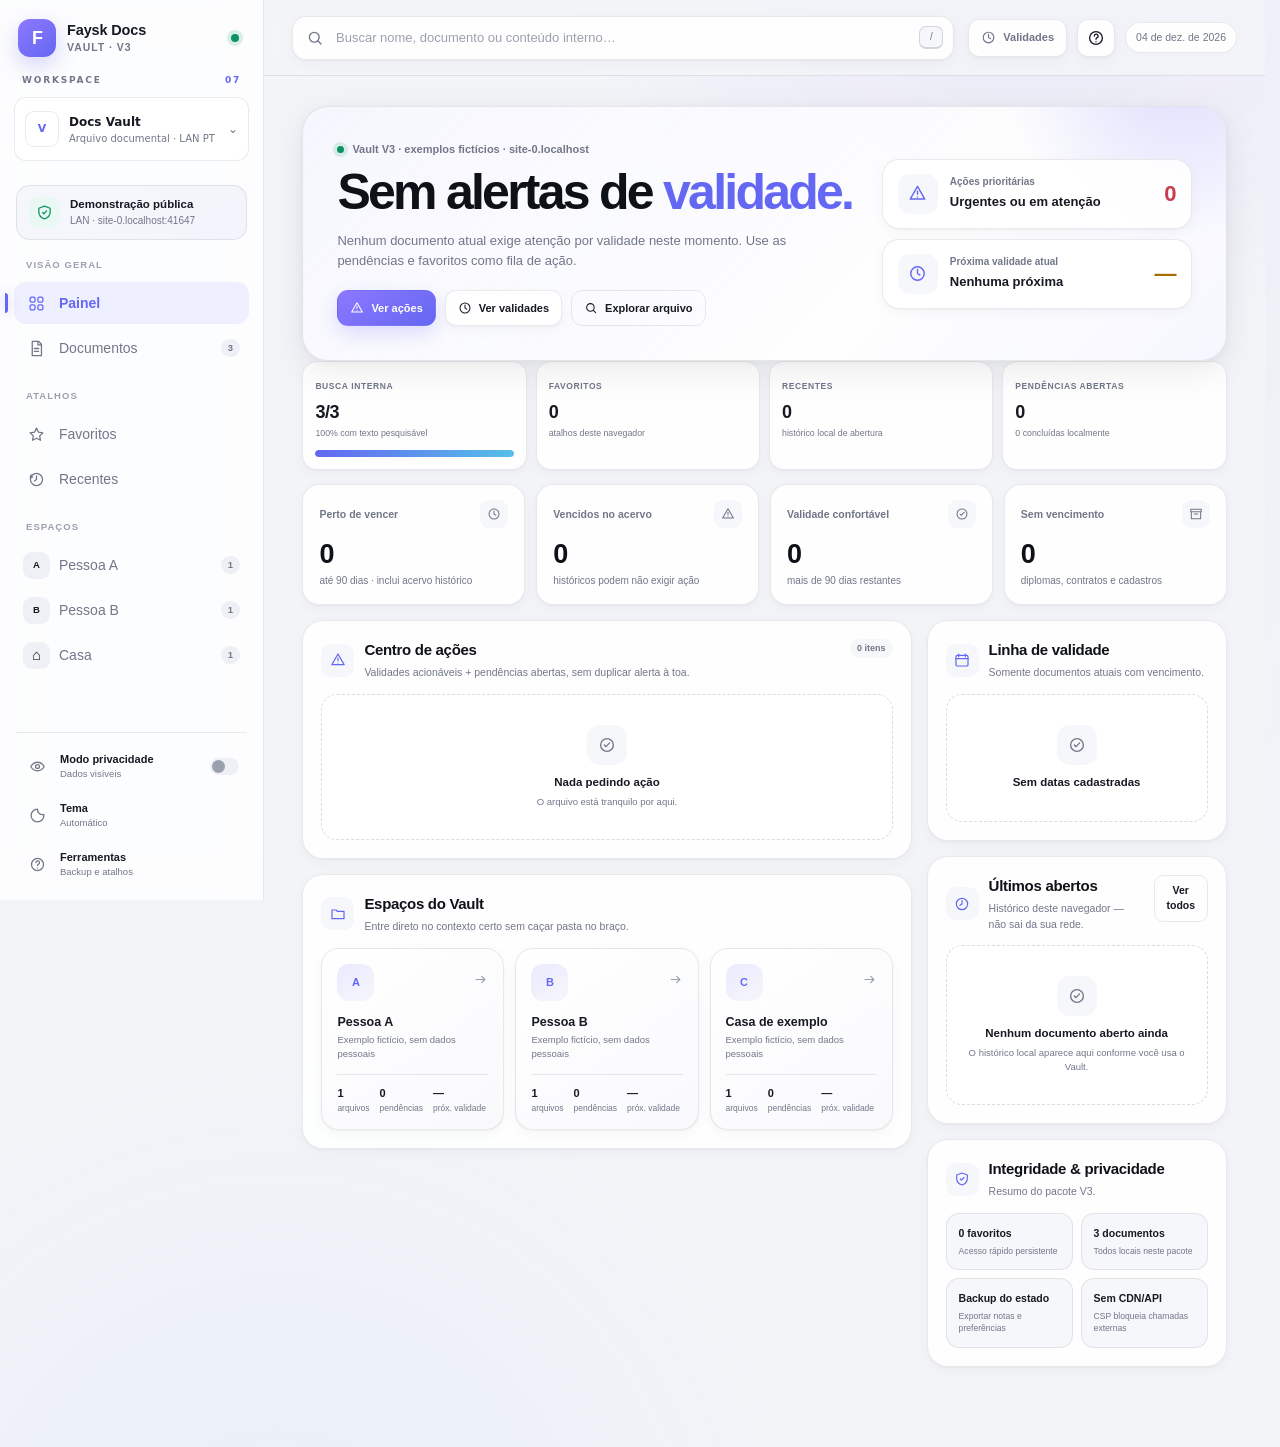
<file: index.html>
<!doctype html>
<html lang="pt-BR">
<head>
  <meta charset="utf-8">
  <meta name="viewport" content="width=device-width, initial-scale=1, viewport-fit=cover">
  <meta name="color-scheme" content="light dark">
  <meta name="theme-color" content="#0a0d14">
  <meta http-equiv="Content-Security-Policy" content="default-src 'self' data: blob:; script-src 'self'; style-src 'self' 'unsafe-inline'; img-src 'self' data: blob:; media-src 'self' data: blob:; frame-src 'self' data: blob:; object-src 'self' data: blob:; connect-src 'self'; base-uri 'self'; form-action 'self'">
  <title>Faysk Docs Vault · V3</title>
  <meta name="description" content="Cofre documental local, privado e 100% offline.">
  <link rel="icon" href="assets/icons/favicon.svg" type="image/svg+xml">
  <link rel="stylesheet" href="assets/css/app.css">
  <link rel="stylesheet" href="workspace.css?v=20261024">
  <link rel="stylesheet" href="finish.css?v=20261024-polish">
  <script defer src="finish.js?v=20261024-polish"></script>
</head>
<body data-workspace="valt">
  <a class="skip-link" href="#main">Ir para o conteúdo</a>

  <div class="app-shell">
    <aside class="sidebar" id="sidebar" aria-label="Navegação principal">
      <div class="brand-row">
        <button class="brand" type="button" data-route="dashboard" aria-label="Abrir painel">
          <span class="brand-mark" aria-hidden="true">F</span>
          <span class="brand-copy"><strong>Faysk Docs</strong><small>Vault · V3</small></span>
        </button>
        <span class="offline-dot" title="Sem dependências externas" aria-label="Sem dependências externas"></span>
      </div>

      <section class="workspace-picker" aria-label="Workspace"><div class="workspace-label">WORKSPACE <span>07</span></div><details class="project-switch"><summary aria-label="Projeto atual: Docs Vault. Alternar projeto"><span class="project-icon" aria-hidden="true">V</span><span class="project-copy"><strong>Docs Vault</strong><small>Arquivo documental · LAN PT</small></span><span class="project-caret" aria-hidden="true">⌄</span></summary><nav class="project-options" aria-label="Abrir outro projeto"><a href="/router/"><span class="project-icon" aria-hidden="true">R</span><span class="project-copy"><strong>Router Huawei</strong><small>Monitor da rede · LAN PT</small></span></a><a href="/s7/"><span class="project-icon" aria-hidden="true">S7</span><span class="project-copy"><strong>Galaxy S7 Edge</strong><small>Android · LAN Portugal</small></span></a><a href="http://192.168.1.3:8783/s23/" target="_blank" rel="noopener noreferrer" title="Requer LAN Portugal ou VPN"><span class="project-icon" aria-hidden="true">S23</span><span class="project-copy"><strong>Galaxy S23+</strong><small>Android · LAN Portugal</small></span></a><a href="https://ssh-br.faysk.dev/monitor/"><span class="project-icon" aria-hidden="true">A</span><span class="project-copy"><strong>Acer Brasil</strong><small>Windows + Ubuntu WSL</small></span></a><a href="https://ssh-br.faysk.dev/router/"><span class="project-icon" aria-hidden="true">BR</span><span class="project-copy"><strong>Router Vivo</strong><small>Askey RTF8115VW · Brasil</small></span></a><a href="http://192.168.1.2:8770/" target="_blank" rel="noopener noreferrer" title="Requer LAN Portugal ou VPN"><span class="project-icon" aria-hidden="true">IoT</span><span class="project-copy"><strong>Casa IoT</strong><small>Automação · LAN Portugal</small></span></a><p class="workspace-hint">Links LAN Portugal requerem rede local ou VPN.</p></nav></details></section>

      <div class="vault-state" id="vaultState">
        <span class="vault-state-icon" aria-hidden="true"><svg viewBox="0 0 24 24"><path d="M12 3 4 6v5c0 4.9 3.1 8.5 8 10 4.9-1.5 8-5.1 8-10V6l-8-3Z"/><path d="m9.5 12 1.7 1.7 3.8-4"/></svg></span>
        <span><strong>Demonstração pública</strong><small id="vaultOrigin">Privado por padrão</small></span>
      </div>

      <nav class="primary-nav">
        <p class="nav-label">Visão geral</p>
        <button class="nav-item active" data-route="dashboard" type="button">
          <span class="nav-icon" aria-hidden="true"><svg viewBox="0 0 24 24"><rect x="3" y="3" width="7" height="7" rx="2"/><rect x="14" y="3" width="7" height="7" rx="2"/><rect x="3" y="14" width="7" height="7" rx="2"/><rect x="14" y="14" width="7" height="7" rx="2"/></svg></span>
          <span>Painel</span><span class="nav-count" id="navActionCount"></span>
        </button>
        <button class="nav-item" data-route="documents" type="button">
          <span class="nav-icon" aria-hidden="true"><svg viewBox="0 0 24 24"><path d="M6 2h9l4 4v16H6z"/><path d="M14 2v5h5M9 12h6M9 16h6"/></svg></span>
          <span>Documentos</span><span class="nav-count" id="navDocumentCount"></span>
        </button>

        <p class="nav-label">Atalhos</p>
        <button class="nav-item" data-route="favorites" type="button">
          <span class="nav-icon" aria-hidden="true"><svg viewBox="0 0 24 24"><path d="m12 3 2.8 5.7 6.2.9-4.5 4.4 1.1 6.2-5.6-2.9-5.6 2.9 1.1-6.2L3 9.6l6.2-.9L12 3Z"/></svg></span>
          <span>Favoritos</span><span class="nav-count" id="navFavoriteCount"></span>
        </button>
        <button class="nav-item" data-route="recent" type="button">
          <span class="nav-icon" aria-hidden="true"><svg viewBox="0 0 24 24"><circle cx="12" cy="12" r="8.5"/><path d="M12 7v5l-3 2M4.5 5.5 3 9l3.7-.4"/></svg></span>
          <span>Recentes</span><span class="nav-count" id="navRecentCount"></span>
        </button>

        <p class="nav-label">Espaços</p>
        <button class="nav-item" data-route="demoa" type="button"><span class="nav-avatar">A</span><span>Pessoa A</span><span class="nav-count" id="navDemoaCount"></span></button>
        <button class="nav-item" data-route="demob" type="button"><span class="nav-avatar">B</span><span>Pessoa B</span><span class="nav-count" id="navDemobCount"></span></button>
        <button class="nav-item" data-route="casa" type="button"><span class="nav-avatar home-avatar" aria-hidden="true">⌂</span><span>Casa</span><span class="nav-count" id="navCasaCount"></span></button>
      </nav>

      <div class="sidebar-spacer"></div>
      <div class="sidebar-footer">
        <button id="privacyToggle" class="utility-button" type="button" aria-pressed="false">
          <span class="nav-icon" aria-hidden="true"><svg viewBox="0 0 24 24"><path d="M2.5 12s3.5-6 9.5-6 9.5 6 9.5 6-3.5 6-9.5 6-9.5-6-9.5-6Z"/><circle cx="12" cy="12" r="2.8"/></svg></span>
          <span class="utility-copy"><strong>Modo privacidade</strong><small id="privacyLabel">Dados visíveis</small></span><span class="toggle-track"><span></span></span>
        </button>
        <button id="themeToggle" class="utility-button compact" type="button">
          <span class="nav-icon" aria-hidden="true"><svg viewBox="0 0 24 24"><path d="M12 3a9 9 0 1 0 9 9c0-.5 0-1-.1-1.5A7 7 0 0 1 12 3Z"/></svg></span>
          <span class="utility-copy"><strong>Tema</strong><small id="themeLabel">Automático</small></span>
        </button>
        <button class="utility-button compact" type="button" data-open-tools>
          <span class="nav-icon" aria-hidden="true"><svg viewBox="0 0 24 24"><circle cx="12" cy="12" r="8.5"/><path d="M9.8 9.4a2.5 2.5 0 1 1 3.4 2.3c-.8.4-1.2.9-1.2 1.8M12 17h.01"/></svg></span>
          <span class="utility-copy"><strong>Ferramentas</strong><small>Backup e atalhos</small></span>
        </button>
      </div>
    </aside>

    <section class="workspace">
      <header class="topbar">
        <button id="menuToggle" class="icon-button mobile-only" type="button" aria-label="Abrir menu"><svg viewBox="0 0 24 24"><path d="M4 7h16M4 12h16M4 17h16"/></svg></button>
        <div class="search-wrap" id="searchWrap">
          <span class="search-icon" aria-hidden="true"><svg viewBox="0 0 24 24"><circle cx="11" cy="11" r="6.5"/><path d="m16 16 4 4"/></svg></span>
          <input id="globalSearch" type="search" placeholder="Buscar nome, documento ou conteúdo interno…" autocomplete="off" spellcheck="false" aria-label="Pesquisar no arquivo" aria-controls="main" aria-describedby="searchLive">
          <button id="clearSearch" class="clear-search" type="button" aria-label="Limpar pesquisa" hidden>×</button><kbd>/</kbd>
        </div>
        <div class="top-actions">
          <button id="validityFocus" class="filter-button" type="button" aria-pressed="false"><svg viewBox="0 0 24 24"><circle cx="12" cy="12" r="8.5"/><path d="M12 7v5l3 2"/></svg><span>Validades</span></button>
          <button id="utilityOpen" class="icon-button" type="button" aria-label="Ferramentas e atalhos" title="Ferramentas (?)"><svg viewBox="0 0 24 24"><circle cx="12" cy="12" r="8.5"/><path d="M9.8 9.4a2.5 2.5 0 1 1 3.4 2.3c-.8.4-1.2.9-1.2 1.8M12 17h.01"/></svg></button>
          <span class="today-pill" id="todayPill"></span>
        </div>
      </header>
      <div id="searchLive" class="sr-only" role="status" aria-live="polite" aria-atomic="true"></div>
      <main id="main" tabindex="-1"></main>
    </section>
  </div>

  <div class="sidebar-backdrop" id="sidebarBackdrop" hidden></div>

  <div id="viewer" class="viewer" hidden>
    <div class="viewer-backdrop" data-close-viewer></div>
    <section class="viewer-panel" role="dialog" aria-modal="true" aria-labelledby="viewerTitle">
      <header class="viewer-header">
        <div class="viewer-heading">
          <span class="viewer-file-badge" id="viewerBadge">DOC</span>
          <div><p class="eyebrow" id="viewerEyebrow">Visualização local</p><h2 id="viewerTitle">Documento</h2><p id="viewerPath" class="viewer-path"></p></div>
        </div>
        <div class="viewer-actions">
          <button id="viewerFavorite" class="icon-button star-button" type="button" aria-label="Favoritar documento" aria-pressed="false"><svg viewBox="0 0 24 24"><path d="m12 3 2.8 5.7 6.2.9-4.5 4.4 1.1 6.2-5.6-2.9-5.6 2.9 1.1-6.2L3 9.6l6.2-.9L12 3Z"/></svg></button>
          <a id="viewerDownload" class="button secondary viewer-download" download>Baixar cópia</a>
          <a id="viewerOpen" class="button secondary" target="_blank" rel="noopener">Abrir original</a>
          <button class="icon-button" data-close-viewer type="button" aria-label="Fechar visualização"><svg viewBox="0 0 24 24"><path d="m6 6 12 12M18 6 6 18"/></svg></button>
        </div>
      </header>
      <div class="viewer-layout">
        <div id="viewerBody" class="viewer-body"></div>
        <aside id="viewerSide" class="viewer-side" aria-label="Informações do documento">
          <div class="viewer-side-section"><p class="side-label">Documento</p><div id="viewerMeta" class="viewer-meta"></div></div>
          <div class="viewer-side-section"><p class="side-label">Ações rápidas</p><div class="viewer-quick-actions">
            <button id="copyPathButton" class="side-action" type="button">Copiar caminho</button>
            <button id="copyLinkButton" class="side-action" type="button">Copiar link local</button>
          </div></div>
          <div class="viewer-side-section note-section"><div class="side-label-row"><p class="side-label">Nota local</p><span id="noteSaved" class="note-saved">Salva automaticamente</span></div><textarea id="viewerNote" rows="8" placeholder="Anotação privada deste navegador…"></textarea><p class="side-hint">Fica no armazenamento local deste navegador. Não altera o arquivo original.</p></div>
        </aside>
      </div>
    </section>
  </div>

  <dialog id="utilityDialog" class="utility-dialog">
    <form method="dialog" class="utility-dialog-panel">
      <header><div><p class="eyebrow">Vault V3</p><h2>Ferramentas locais</h2><p>Atalhos, backup das preferências e diagnóstico do ambiente.</p></div><button class="icon-button" value="cancel" aria-label="Fechar"><svg viewBox="0 0 24 24"><path d="m6 6 12 12M18 6 6 18"/></svg></button></header>
      <div class="utility-dialog-grid">
        <section><h3>Atalhos</h3><div class="shortcut-list"><div><kbd>/</kbd><span>Buscar no Vault</span></div><div><kbd>Esc</kbd><span>Fechar visualização</span></div><div><kbd>F</kbd><span>Favoritar documento aberto</span></div><div><kbd>?</kbd><span>Abrir esta janela</span></div><div><kbd>←</kbd><kbd>→</kbd><span>Navegar entre documentos</span></div></div></section>
        <section><h3>Estado local</h3><p id="localStateSummary" class="dialog-copy"></p><div class="dialog-actions"><button id="exportState" type="button" class="button">Exportar backup</button><label class="button ghost file-label">Importar backup<input id="importState" type="file" accept="application/json,.json" hidden></label><button id="resetState" type="button" class="button danger">Limpar estado</button></div></section>
        <section class="dialog-wide"><h3>Segurança e execução</h3><div id="runtimeInfo" class="runtime-info"></div></section>
      </div>
    </form>
  </dialog>

  <div id="toast" class="toast" role="status" aria-live="polite"></div>

  <script src="examples/data.example.js"></script>
  <script src="assets/js/app.js" data-search-index="examples/search-index.example.js" data-previews="examples/previews.example.js"></script>
</body>
</html>
</file>
<file: assets/css/app.css>
:root{
  color-scheme:light dark;
  --sidebar:264px;
  --topbar:76px;
  --bg:#f3f4f8;
  --bg-elev:#f8f9fc;
  --surface:rgba(255,255,255,.86);
  --surface-solid:#fff;
  --surface-2:#f6f7fb;
  --surface-3:#eef0f6;
  --text:#171923;
  --text-strong:#0f1118;
  --muted:#717789;
  --muted-2:#9aa0ae;
  --border:rgba(21,24,36,.09);
  --border-strong:rgba(21,24,36,.15);
  --accent:#6467f2;
  --accent-2:#8d78ff;
  --accent-soft:#eff0ff;
  --accent-ring:rgba(100,103,242,.19);
  --green:#0d9363;
  --green-soft:#e9f8f2;
  --amber:#a86c00;
  --amber-soft:#fff5db;
  --red:#c73c4e;
  --red-soft:#ffedf0;
  --blue:#2970e6;
  --blue-soft:#edf4ff;
  --shadow-sm:0 1px 2px rgba(16,24,40,.04),0 4px 14px rgba(16,24,40,.03);
  --shadow:0 10px 35px rgba(20,22,35,.08),0 2px 7px rgba(20,22,35,.04);
  --shadow-lg:0 26px 80px rgba(15,18,30,.18),0 8px 24px rgba(15,18,30,.08);
  --radius:18px;
  --radius-sm:12px;
  --ease:cubic-bezier(.2,.75,.25,1);
}

:root[data-theme="dark"]{
  color-scheme:dark;
  --bg:#090b10;
  --bg-elev:#0c0f16;
  --surface:rgba(18,21,30,.88);
  --surface-solid:#12151e;
  --surface-2:#171b25;
  --surface-3:#202532;
  --text:#ecedf3;
  --text-strong:#fff;
  --muted:#969dab;
  --muted-2:#697181;
  --border:rgba(255,255,255,.075);
  --border-strong:rgba(255,255,255,.13);
  --accent:#8d8cff;
  --accent-2:#ac87ff;
  --accent-soft:#20213a;
  --accent-ring:rgba(141,140,255,.19);
  --green:#50d3a0;
  --green-soft:#112d25;
  --amber:#f4c15b;
  --amber-soft:#322711;
  --red:#ff7c8a;
  --red-soft:#36191f;
  --blue:#78a8ff;
  --blue-soft:#162845;
  --shadow-sm:0 1px 2px rgba(0,0,0,.2),0 5px 18px rgba(0,0,0,.12);
  --shadow:0 18px 42px rgba(0,0,0,.25),0 2px 8px rgba(0,0,0,.18);
  --shadow-lg:0 34px 100px rgba(0,0,0,.55),0 8px 30px rgba(0,0,0,.35);
}

@media(prefers-color-scheme:dark){
  :root:not([data-theme="light"]){
    color-scheme:dark;
    --bg:#090b10;--bg-elev:#0c0f16;--surface:rgba(18,21,30,.88);--surface-solid:#12151e;--surface-2:#171b25;--surface-3:#202532;--text:#ecedf3;--text-strong:#fff;--muted:#969dab;--muted-2:#697181;--border:rgba(255,255,255,.075);--border-strong:rgba(255,255,255,.13);--accent:#8d8cff;--accent-2:#ac87ff;--accent-soft:#20213a;--accent-ring:rgba(141,140,255,.19);--green:#50d3a0;--green-soft:#112d25;--amber:#f4c15b;--amber-soft:#322711;--red:#ff7c8a;--red-soft:#36191f;--blue:#78a8ff;--blue-soft:#162845;--shadow-sm:0 1px 2px rgba(0,0,0,.2),0 5px 18px rgba(0,0,0,.12);--shadow:0 18px 42px rgba(0,0,0,.25),0 2px 8px rgba(0,0,0,.18);--shadow-lg:0 34px 100px rgba(0,0,0,.55),0 8px 30px rgba(0,0,0,.35)
  }
}

*{box-sizing:border-box}
html{background:var(--bg);scroll-behavior:smooth}
body{margin:0;min-width:320px;background:
  radial-gradient(circle at 82% -10%,rgba(112,98,255,.10),transparent 31rem),
  radial-gradient(circle at 22% 110%,rgba(94,173,255,.07),transparent 34rem),
  var(--bg);color:var(--text);font-family:Inter,-apple-system,BlinkMacSystemFont,"Segoe UI",Roboto,Helvetica,Arial,sans-serif;font-size:14px;line-height:1.48;-webkit-font-smoothing:antialiased}
button,input,select{font:inherit;color:inherit}
button,a{-webkit-tap-highlight-color:transparent}
button:focus-visible,a:focus-visible,input:focus-visible,select:focus-visible{outline:3px solid var(--accent-ring);outline-offset:2px}
svg{width:1em;height:1em;fill:none;stroke:currentColor;stroke-width:1.8;stroke-linecap:round;stroke-linejoin:round}
.skip-link{position:fixed;left:16px;top:-60px;background:var(--text-strong);color:var(--bg);z-index:300;padding:10px 14px;border-radius:10px;text-decoration:none;font-weight:750;transition:.2s}.skip-link:focus{top:16px}

.app-shell{display:grid;grid-template-columns:var(--sidebar) minmax(0,1fr);min-height:100vh}
.sidebar{height:100vh;position:sticky;top:0;padding:18px 14px 14px;border-right:1px solid var(--border);background:color-mix(in srgb,var(--surface-solid) 77%,transparent);backdrop-filter:blur(22px) saturate(1.15);z-index:45;display:flex;flex-direction:column;overflow-y:auto;overflow-x:hidden}
.brand-row{display:flex;align-items:center;justify-content:space-between;padding:1px 4px 16px}
.brand{border:0;background:transparent;padding:0;display:flex;gap:11px;align-items:center;text-align:left;cursor:pointer;color:inherit}
.brand-mark{width:38px;height:38px;display:grid;place-items:center;border-radius:12px;background:linear-gradient(145deg,var(--accent-2),var(--accent));box-shadow:0 8px 22px rgba(100,103,242,.28);color:#fff;font-weight:900;font-size:18px;letter-spacing:-.05em}
.brand-copy{display:grid;line-height:1.12}.brand-copy strong{font-size:14.5px;letter-spacing:-.01em}.brand-copy small{color:var(--muted);margin-top:4px;font-size:10.5px;text-transform:uppercase;letter-spacing:.09em;font-weight:700}
.offline-dot{width:8px;height:8px;border-radius:50%;background:var(--green);box-shadow:0 0 0 4px color-mix(in srgb,var(--green) 14%,transparent);margin-right:6px}
.vault-state{display:flex;align-items:center;gap:10px;padding:11px 12px;margin:0 2px 18px;background:linear-gradient(145deg,var(--surface-2),color-mix(in srgb,var(--accent-soft) 32%,var(--surface-2)));border:1px solid var(--border);border-radius:14px}
.vault-state-icon{width:31px;height:31px;border-radius:10px;display:grid;place-items:center;background:var(--green-soft);color:var(--green);flex:none}.vault-state-icon svg{width:17px;height:17px}.vault-state>span:last-child{display:grid;line-height:1.2}.vault-state strong{font-size:11.5px}.vault-state small{color:var(--muted);font-size:10px;margin-top:3px}
.nav-label{font-size:9.5px;text-transform:uppercase;letter-spacing:.11em;color:var(--muted-2);font-weight:800;margin:17px 12px 7px}.nav-label:first-child{margin-top:0}
.primary-nav{display:grid;gap:3px}.nav-item{border:0;background:transparent;border-radius:12px;min-height:42px;display:grid;grid-template-columns:28px minmax(0,1fr) auto;gap:8px;align-items:center;padding:7px 9px;text-align:left;color:var(--muted);cursor:pointer;position:relative;transition:background .18s var(--ease),color .18s var(--ease),transform .18s var(--ease)}.nav-item:hover{background:var(--surface-2);color:var(--text);transform:translateX(1px)}.nav-item.active{background:var(--accent-soft);color:var(--accent);font-weight:730}.nav-item.active::before{content:"";position:absolute;left:-9px;width:3px;height:20px;border-radius:0 4px 4px 0;background:var(--accent);box-shadow:0 0 12px color-mix(in srgb,var(--accent) 45%,transparent)}
.nav-icon{display:grid;place-items:center;width:27px;height:27px}.nav-icon svg{width:17px;height:17px}.nav-avatar{width:27px;height:27px;border-radius:9px;background:var(--surface-3);color:var(--text);display:grid;place-items:center;font-size:9.5px;font-weight:850}.nav-item.active .nav-avatar{background:color-mix(in srgb,var(--accent) 14%,var(--surface-solid));color:var(--accent)}.home-avatar{font-size:15px}.nav-count{font-size:9.5px;min-width:19px;text-align:center;padding:2px 5px;border-radius:999px;background:var(--surface-3);color:var(--muted);font-weight:750}.nav-count:empty{display:none}.nav-item.active .nav-count{background:color-mix(in srgb,var(--accent) 13%,transparent);color:var(--accent)}
.sidebar-spacer{flex:1;min-height:24px}.sidebar-footer{display:grid;gap:6px;border-top:1px solid var(--border);padding-top:12px;margin:0 2px}
.utility-button{width:100%;border:0;background:transparent;border-radius:12px;padding:8px;display:grid;grid-template-columns:28px minmax(0,1fr) auto;gap:8px;align-items:center;text-align:left;cursor:pointer;color:var(--muted);transition:.18s}.utility-button:hover{background:var(--surface-2);color:var(--text)}.utility-copy{display:grid;line-height:1.15}.utility-copy strong{font-size:11px;color:var(--text);font-weight:720}.utility-copy small{font-size:9.5px;margin-top:3px}.toggle-track{width:29px;height:17px;border-radius:999px;background:var(--surface-3);padding:2px;transition:.2s}.toggle-track span{width:13px;height:13px;border-radius:50%;display:block;background:var(--muted-2);transition:.22s var(--ease)}.utility-button[aria-pressed="true"] .toggle-track{background:var(--accent)}.utility-button[aria-pressed="true"] .toggle-track span{transform:translateX(12px);background:#fff}

.workspace{min-width:0;position:relative}.topbar{height:var(--topbar);position:sticky;top:0;z-index:35;display:flex;align-items:center;gap:14px;padding:14px 28px;border-bottom:1px solid var(--border);background:color-mix(in srgb,var(--bg) 83%,transparent);backdrop-filter:blur(22px) saturate(1.2)}
.search-wrap{height:44px;max-width:680px;flex:1;display:flex;align-items:center;gap:10px;padding:0 10px 0 13px;border:1px solid var(--border);border-radius:14px;background:var(--surface);box-shadow:var(--shadow-sm);transition:border .2s,box-shadow .2s,background .2s}.search-wrap:focus-within{border-color:color-mix(in srgb,var(--accent) 40%,var(--border));box-shadow:0 0 0 4px var(--accent-ring),var(--shadow-sm);background:var(--surface-solid)}.search-icon{display:grid;color:var(--muted)}.search-icon svg{width:18px;height:18px}.search-wrap input{border:0;outline:0;background:transparent;min-width:0;flex:1;font-size:13px}.search-wrap input::placeholder{color:var(--muted-2)}.search-wrap kbd{min-width:24px;height:23px;border:1px solid var(--border-strong);border-bottom-width:2px;border-radius:7px;display:grid;place-items:center;color:var(--muted);font-size:10px;background:var(--surface-2);font-family:inherit}.clear-search{border:0;background:var(--surface-3);width:22px;height:22px;border-radius:7px;cursor:pointer;display:grid;place-items:center;color:var(--muted);padding:0}.clear-search[hidden]{display:none}
.top-actions{margin-left:auto;display:flex;align-items:center;gap:10px}.filter-button,.icon-button,.button,.seg-button,.tab-button,.chip-button{border:1px solid var(--border);background:var(--surface);box-shadow:var(--shadow-sm);cursor:pointer;transition:transform .18s var(--ease),border .18s,background .18s,color .18s,box-shadow .18s}.filter-button:hover,.icon-button:hover,.button:hover,.seg-button:hover,.tab-button:hover,.chip-button:hover{transform:translateY(-1px);border-color:var(--border-strong);background:var(--surface-solid)}.filter-button{height:38px;border-radius:11px;padding:0 12px;display:flex;align-items:center;gap:7px;font-size:11px;font-weight:720;color:var(--muted)}.filter-button svg{width:15px;height:15px}.filter-button.active{background:var(--accent-soft);border-color:color-mix(in srgb,var(--accent) 25%,var(--border));color:var(--accent);box-shadow:none}.today-pill{font-size:10.5px;color:var(--muted);padding:7px 10px;border:1px solid var(--border);background:var(--surface);border-radius:999px;white-space:nowrap}.icon-button{width:38px;height:38px;border-radius:11px;display:grid;place-items:center;padding:0}.icon-button svg{width:18px;height:18px}.mobile-only{display:none}

#main{padding:30px clamp(22px,3vw,46px) 80px;max-width:1600px;margin:0 auto;outline:0;animation:pageIn .34s var(--ease)}
.page-shell{animation:pageIn .34s var(--ease)}
.page-head{display:flex;align-items:flex-end;justify-content:space-between;gap:20px;margin-bottom:22px}.page-head h1{font-size:clamp(27px,3vw,38px);line-height:1.06;letter-spacing:-.045em;margin:0;color:var(--text-strong);font-weight:790}.page-head p{margin:9px 0 0;color:var(--muted);max-width:720px}.eyebrow{text-transform:uppercase;letter-spacing:.105em;font-size:9.5px;font-weight:850;color:var(--accent);margin:0 0 7px}.head-actions{display:flex;gap:8px;flex-wrap:wrap}.button{border-radius:11px;padding:9px 12px;text-decoration:none;color:var(--text);font-weight:700;font-size:11px;display:inline-flex;gap:7px;align-items:center;justify-content:center}.button svg{width:14px;height:14px}.button.primary{background:linear-gradient(145deg,var(--accent-2),var(--accent));border-color:transparent;color:#fff;box-shadow:0 8px 20px rgba(100,103,242,.2)}.button.primary:hover{box-shadow:0 10px 24px rgba(100,103,242,.28);filter:saturate(1.08)}.button.secondary{background:var(--surface-2)}.button.ghost{box-shadow:none;background:transparent}.button.danger-soft{background:var(--red-soft);color:var(--red);border-color:transparent}.button.small{padding:7px 9px;border-radius:9px;font-size:10.5px}

.dashboard-hero{position:relative;overflow:hidden;border:1px solid var(--border);border-radius:26px;padding:clamp(22px,3vw,34px);background:linear-gradient(135deg,color-mix(in srgb,var(--surface-solid) 94%,var(--accent) 6%),var(--surface) 65%,color-mix(in srgb,var(--accent-soft) 56%,var(--surface-solid)));box-shadow:var(--shadow);display:grid;grid-template-columns:minmax(0,1.25fr) minmax(260px,.75fr);gap:28px;align-items:center}.dashboard-hero::after{content:"";position:absolute;width:360px;height:360px;border-radius:50%;right:-130px;top:-220px;background:radial-gradient(circle,color-mix(in srgb,var(--accent) 20%,transparent),transparent 68%);pointer-events:none}.hero-kicker{display:flex;align-items:center;gap:8px;color:var(--muted);font-size:11px;font-weight:680;margin-bottom:10px}.hero-kicker .live-dot{width:7px;height:7px;border-radius:50%;background:var(--green);box-shadow:0 0 0 4px color-mix(in srgb,var(--green) 13%,transparent)}.dashboard-hero h1{font-size:clamp(31px,4.2vw,50px);line-height:1.02;letter-spacing:-.055em;margin:0;max-width:760px;color:var(--text-strong);font-weight:790}.dashboard-hero h1 em{font-style:normal;color:var(--accent)}.dashboard-hero .hero-copy{font-size:13px;color:var(--muted);max-width:650px;margin:13px 0 20px}.hero-actions{display:flex;flex-wrap:wrap;gap:9px}.hero-glance{position:relative;z-index:1;display:grid;gap:10px}.glance-card{border:1px solid var(--border);background:color-mix(in srgb,var(--surface-solid) 88%,transparent);backdrop-filter:blur(12px);border-radius:17px;padding:14px 15px;display:grid;grid-template-columns:40px minmax(0,1fr) auto;gap:12px;align-items:center;box-shadow:var(--shadow-sm)}.glance-icon{width:40px;height:40px;border-radius:12px;display:grid;place-items:center;background:var(--surface-2);color:var(--accent)}.glance-icon svg{width:19px;height:19px}.glance-copy{display:grid}.glance-copy span{font-size:10px;color:var(--muted);font-weight:700}.glance-copy strong{font-size:13px;margin-top:2px}.glance-value{font-size:22px;line-height:1;font-weight:800;letter-spacing:-.04em}.glance-value.urgent{color:var(--red)}.glance-value.near{color:var(--amber)}

.metric-grid{display:grid;grid-template-columns:repeat(4,minmax(0,1fr));gap:11px;margin-top:14px}.metric-card{border:1px solid var(--border);background:var(--surface);border-radius:17px;padding:15px 16px;box-shadow:var(--shadow-sm);transition:.2s var(--ease)}.metric-card:hover{transform:translateY(-2px);box-shadow:var(--shadow)}.metric-top{display:flex;align-items:center;justify-content:space-between;gap:8px;color:var(--muted);font-size:10.5px;font-weight:720}.metric-icon{width:28px;height:28px;border-radius:9px;display:grid;place-items:center;background:var(--surface-2)}.metric-icon svg{width:14px;height:14px}.metric-card strong{display:block;font-size:27px;letter-spacing:-.04em;line-height:1;margin-top:13px;color:var(--text-strong)}.metric-card small{display:block;color:var(--muted);font-size:10px;margin-top:6px}

.content-grid{display:grid;grid-template-columns:minmax(0,1.55fr) minmax(300px,.75fr);gap:15px;margin-top:15px}.stack{display:grid;gap:15px;align-content:start}.panel{border:1px solid var(--border);border-radius:21px;background:var(--surface);box-shadow:var(--shadow-sm);overflow:hidden}.panel-pad{padding:18px}.panel-header{display:flex;align-items:flex-start;justify-content:space-between;gap:14px;padding:18px 18px 13px}.panel-header h2,.section-title h2{font-size:15px;letter-spacing:-.02em;margin:0;color:var(--text-strong)}.panel-header p,.section-title p{margin:4px 0 0;color:var(--muted);font-size:10.5px}.panel-title-wrap{display:flex;align-items:center;gap:10px}.panel-title-icon{width:33px;height:33px;border-radius:10px;background:var(--surface-2);display:grid;place-items:center;color:var(--accent);flex:none}.panel-title-icon svg{width:16px;height:16px}.panel-link{border:0;background:transparent;color:var(--accent);font-size:10.5px;font-weight:750;cursor:pointer;padding:5px}.panel-body{padding:0 18px 18px}.section-title{display:flex;justify-content:space-between;gap:18px;align-items:flex-end;margin:28px 0 12px}.section-title:first-child{margin-top:0}

.action-list{display:grid;gap:8px}.action-item{border:1px solid var(--border);background:var(--surface-solid);border-radius:15px;padding:12px;display:grid;grid-template-columns:34px minmax(0,1fr) auto;gap:11px;align-items:center;transition:.18s var(--ease);position:relative;overflow:hidden}.action-item:hover{border-color:var(--border-strong);transform:translateY(-1px);box-shadow:var(--shadow-sm)}.action-item::before{content:"";position:absolute;left:0;top:10px;bottom:10px;width:2px;border-radius:3px;background:var(--muted-2)}.action-item[data-tone="urgent"]::before{background:var(--red)}.action-item[data-tone="attention"]::before{background:var(--amber)}.action-item[data-tone="ok"]::before{background:var(--green)}.action-badge{width:34px;height:34px;border-radius:10px;display:grid;place-items:center;background:var(--surface-2);color:var(--muted)}.action-item[data-tone="urgent"] .action-badge{background:var(--red-soft);color:var(--red)}.action-item[data-tone="attention"] .action-badge{background:var(--amber-soft);color:var(--amber)}.action-badge svg{width:16px;height:16px}.action-main{min-width:0}.action-topline{display:flex;gap:6px;align-items:center;flex-wrap:wrap}.action-main h3{font-size:12.5px;margin:3px 0 0;white-space:nowrap;overflow:hidden;text-overflow:ellipsis}.action-main p{font-size:10.5px;color:var(--muted);margin:4px 0 0;display:-webkit-box;-webkit-line-clamp:2;-webkit-box-orient:vertical;overflow:hidden}.action-side{text-align:right;display:grid;gap:5px;justify-items:end}.action-side strong{font-size:10.5px}.action-side small{color:var(--muted);font-size:9.5px}.owner-pill,.status,.meta-pill{display:inline-flex;align-items:center;border-radius:999px;font-size:9px;font-weight:780;line-height:1;padding:5px 7px;white-space:nowrap}.owner-pill{background:var(--surface-2);color:var(--muted)}.status{gap:4px}.status.comfortable{background:var(--green-soft);color:var(--green)}.status.near{background:var(--amber-soft);color:var(--amber)}.status.expired{background:var(--red-soft);color:var(--red)}.status.none{background:var(--surface-2);color:var(--muted)}.status.pending{background:var(--blue-soft);color:var(--blue)}.status.urgent{background:var(--red-soft);color:var(--red)}.meta-pill{background:var(--surface-2);color:var(--muted);font-weight:680}

.validity-timeline{display:grid}.timeline-row{display:grid;grid-template-columns:48px minmax(0,1fr) auto;gap:10px;align-items:center;padding:11px 0;border-top:1px solid var(--border)}.timeline-row:first-child{border-top:0}.timeline-days{width:42px;height:42px;border-radius:12px;background:var(--surface-2);display:grid;place-items:center;text-align:center;line-height:1}.timeline-days strong{font-size:13px}.timeline-days small{font-size:7.5px;text-transform:uppercase;letter-spacing:.06em;color:var(--muted);margin-top:2px}.timeline-row.near .timeline-days{background:var(--amber-soft);color:var(--amber)}.timeline-row.expired .timeline-days{background:var(--red-soft);color:var(--red)}.timeline-copy{min-width:0}.timeline-copy h3{font-size:11.5px;margin:0;white-space:nowrap;overflow:hidden;text-overflow:ellipsis}.timeline-copy p{font-size:9.5px;color:var(--muted);margin:3px 0 0}.timeline-date{text-align:right;font-size:9.5px;color:var(--muted);white-space:nowrap}

.space-grid{display:grid;grid-template-columns:repeat(3,minmax(0,1fr));gap:11px}.space-card{border:1px solid var(--border);background:linear-gradient(145deg,var(--surface),color-mix(in srgb,var(--surface-2) 70%,transparent));border-radius:18px;padding:15px;cursor:pointer;transition:.2s var(--ease);box-shadow:var(--shadow-sm)}.space-card:hover{transform:translateY(-2px);border-color:var(--border-strong);box-shadow:var(--shadow)}.space-card-top{display:flex;align-items:center;justify-content:space-between;gap:10px}.space-avatar{width:37px;height:37px;border-radius:12px;background:linear-gradient(145deg,color-mix(in srgb,var(--accent) 14%,var(--surface-solid)),var(--surface-2));display:grid;place-items:center;color:var(--accent);font-size:11px;font-weight:850}.space-arrow{color:var(--muted-2)}.space-arrow svg{width:15px;height:15px}.space-card h3{font-size:12.5px;margin:12px 0 2px}.space-card p{font-size:9.5px;color:var(--muted);margin:0}.space-stats{display:flex;gap:10px;margin-top:13px;padding-top:10px;border-top:1px solid var(--border)}.space-stat{display:grid}.space-stat strong{font-size:11px}.space-stat small{font-size:8.5px;color:var(--muted)}

.profile-hero{border:1px solid var(--border);border-radius:24px;background:linear-gradient(135deg,var(--surface-solid),var(--surface) 62%,color-mix(in srgb,var(--accent-soft) 72%,var(--surface-solid)));box-shadow:var(--shadow);padding:22px;display:grid;grid-template-columns:auto minmax(0,1fr) auto;align-items:center;gap:16px;position:relative;overflow:hidden}.profile-hero::after{content:"";position:absolute;right:-65px;top:-90px;width:220px;height:220px;border-radius:50%;background:radial-gradient(circle,color-mix(in srgb,var(--accent) 16%,transparent),transparent 69%)}.profile-avatar{width:58px;height:58px;border-radius:17px;background:linear-gradient(145deg,var(--accent-2),var(--accent));color:#fff;display:grid;place-items:center;font-size:16px;font-weight:900;box-shadow:0 10px 28px rgba(100,103,242,.25)}.profile-copy{min-width:0}.profile-copy h1{font-size:25px;letter-spacing:-.04em;margin:0;color:var(--text-strong)}.profile-copy p{font-size:11px;color:var(--muted);margin:5px 0 0}.profile-mini-stats{display:flex;gap:8px;position:relative;z-index:1}.mini-stat{min-width:78px;border:1px solid var(--border);background:color-mix(in srgb,var(--surface-solid) 86%,transparent);border-radius:13px;padding:9px 11px}.mini-stat strong{display:block;font-size:16px;letter-spacing:-.03em}.mini-stat small{display:block;font-size:8.5px;color:var(--muted);margin-top:2px}.entity-tabs{display:flex;gap:5px;flex-wrap:wrap;margin:14px 0 18px;padding:4px;border:1px solid var(--border);background:var(--surface);width:max-content;max-width:100%;border-radius:13px;box-shadow:var(--shadow-sm)}.tab-button{border:0;box-shadow:none;background:transparent;border-radius:9px;padding:8px 11px;font-size:10.5px;color:var(--muted);font-weight:710}.tab-button.active{background:var(--surface-solid);color:var(--text);box-shadow:var(--shadow-sm)}

.facts-grid{display:grid;grid-template-columns:repeat(3,minmax(0,1fr));gap:9px}.fact-card{border:1px solid var(--border);background:var(--surface);border-radius:15px;padding:12px 39px 12px 13px;position:relative;min-height:69px;box-shadow:var(--shadow-sm)}.fact-card label{display:block;font-size:8.5px;text-transform:uppercase;letter-spacing:.07em;color:var(--muted);font-weight:800}.fact-value{margin-top:6px;font-size:11.5px;font-weight:680;word-break:break-word;transition:filter .2s}.copy-btn{position:absolute;right:9px;top:9px;width:26px;height:26px;border:0;border-radius:8px;background:transparent;color:var(--muted-2);cursor:pointer;display:grid;place-items:center}.copy-btn:hover{background:var(--surface-2);color:var(--text)}.copy-btn svg{width:13px;height:13px}

.records-grid{display:grid;grid-template-columns:repeat(2,minmax(0,1fr));gap:10px}.record-card{border:1px solid var(--border);background:var(--surface);border-radius:17px;padding:14px 14px 13px;box-shadow:var(--shadow-sm);position:relative;overflow:hidden;transition:.18s var(--ease)}.record-card:hover{transform:translateY(-1px);box-shadow:var(--shadow);border-color:var(--border-strong)}.record-card::before{content:"";position:absolute;left:0;top:12px;bottom:12px;width:2px;border-radius:3px;background:var(--muted-2)}.record-card[data-status="comfortable"]::before{background:var(--green)}.record-card[data-status="near"]::before{background:var(--amber)}.record-card[data-status="expired"]::before{background:var(--red)}.record-header{display:flex;justify-content:space-between;gap:9px;align-items:flex-start}.record-card h3{font-size:12.5px;margin:8px 0 4px;letter-spacing:-.01em}.record-meta{display:flex;gap:5px;flex-wrap:wrap;align-items:center}.record-note{font-size:10px;color:var(--muted);margin:8px 0 0;display:-webkit-box;-webkit-line-clamp:2;-webkit-box-orient:vertical;overflow:hidden}.record-actions{display:flex;gap:6px;margin-top:11px;flex-wrap:wrap}.record-countdown{text-align:right;flex:none}.record-countdown strong{display:block;font-size:15px;letter-spacing:-.03em}.record-countdown small{display:block;color:var(--muted);font-size:8.5px}

.task-list{display:grid;gap:8px}.task-card{border:1px solid var(--border);background:var(--surface);border-radius:15px;padding:12px;display:grid;grid-template-columns:30px minmax(0,1fr);gap:10px;box-shadow:var(--shadow-sm)}.task-dot{width:30px;height:30px;border-radius:9px;background:var(--surface-2);color:var(--muted);display:grid;place-items:center}.task-dot svg{width:14px;height:14px}.task-card[data-severity="urgent"] .task-dot{background:var(--red-soft);color:var(--red)}.task-card[data-severity="attention"] .task-dot{background:var(--amber-soft);color:var(--amber)}.task-card h3{font-size:11.5px;margin:4px 0 0}.task-card p{font-size:9.8px;color:var(--muted);margin:4px 0 0}.task-card-top{display:flex;gap:5px;flex-wrap:wrap}

.document-header{display:flex;align-items:flex-end;justify-content:space-between;gap:20px;margin-bottom:14px}.library-toolbar{border:1px solid var(--border);background:var(--surface);border-radius:17px;padding:10px;display:flex;gap:8px;align-items:center;flex-wrap:wrap;box-shadow:var(--shadow-sm);margin-bottom:11px}.seg-group{display:flex;gap:3px;padding:3px;background:var(--surface-2);border-radius:10px}.seg-button{border:0;box-shadow:none;background:transparent;border-radius:8px;padding:7px 9px;font-size:9.5px;color:var(--muted);font-weight:710}.seg-button.active{background:var(--surface-solid);color:var(--text);box-shadow:var(--shadow-sm)}.select-wrap{position:relative;min-width:150px}.select-wrap select{width:100%;height:34px;border:1px solid var(--border);background:var(--surface-solid);border-radius:9px;padding:0 30px 0 9px;font-size:9.5px;outline:0;appearance:none;cursor:pointer}.select-wrap::after{content:"⌄";position:absolute;right:10px;top:6px;color:var(--muted);pointer-events:none}.toolbar-spacer{flex:1}.library-count{font-size:9.5px;color:var(--muted);padding:0 7px}.category-strip{display:flex;gap:6px;overflow-x:auto;padding:0 0 10px;scrollbar-width:none}.category-strip::-webkit-scrollbar{display:none}.chip-button{box-shadow:none;border-radius:999px;padding:7px 10px;white-space:nowrap;font-size:9.5px;color:var(--muted);font-weight:690}.chip-button.active{background:var(--accent-soft);color:var(--accent);border-color:color-mix(in srgb,var(--accent) 20%,var(--border))}
.docs-grid{display:grid;grid-template-columns:repeat(3,minmax(0,1fr));gap:9px}.doc-card{border:1px solid var(--border);background:var(--surface);border-radius:16px;padding:12px;display:grid;grid-template-columns:38px minmax(0,1fr);gap:10px;box-shadow:var(--shadow-sm);transition:.18s var(--ease);min-width:0}.doc-card:hover{transform:translateY(-1px);box-shadow:var(--shadow);border-color:var(--border-strong)}.doc-icon{width:38px;height:42px;border-radius:10px;background:var(--surface-2);border:1px solid var(--border);display:grid;place-items:center;font-size:8px;font-weight:850;color:var(--muted);position:relative;overflow:hidden}.doc-icon::after{content:"";position:absolute;right:-6px;top:-6px;width:15px;height:15px;border-radius:4px;background:color-mix(in srgb,var(--accent) 14%,transparent);transform:rotate(45deg)}.doc-icon.pdf{color:var(--red);background:var(--red-soft);border-color:transparent}.doc-icon.imagem{color:var(--blue);background:var(--blue-soft);border-color:transparent}.doc-icon.word{color:#3973d5;background:#eaf1ff;border-color:transparent}:root[data-theme="dark"] .doc-icon.word{background:#152848;color:#7eaeff}.doc-info{min-width:0}.doc-info h3{font-size:11px;margin:1px 0 4px;white-space:nowrap;overflow:hidden;text-overflow:ellipsis}.doc-info p{margin:0;font-size:8.8px;color:var(--muted);white-space:nowrap;overflow:hidden;text-overflow:ellipsis}.doc-card-actions{display:flex;gap:5px;margin-top:8px}.doc-card-actions .button{padding:6px 8px;font-size:9px}.doc-path{font-size:8px;color:var(--muted-2);margin-top:4px;white-space:nowrap;overflow:hidden;text-overflow:ellipsis}

.search-summary{border:1px solid var(--border);background:linear-gradient(145deg,var(--surface),var(--surface-2));border-radius:18px;padding:15px 17px;margin-bottom:14px;display:flex;justify-content:space-between;gap:16px;align-items:center}.search-summary h1{font-size:23px;margin:0;letter-spacing:-.035em}.search-summary p{font-size:10.5px;color:var(--muted);margin:4px 0 0}.search-counts{display:flex;gap:6px;flex-wrap:wrap;justify-content:flex-end}.search-count{border:1px solid var(--border);background:var(--surface-solid);border-radius:10px;padding:7px 9px;font-size:9px;color:var(--muted)}.search-count strong{color:var(--text);font-size:11px;margin-right:3px}.fact-result-list{display:grid;grid-template-columns:repeat(2,minmax(0,1fr));gap:8px}.fact-result{border:1px solid var(--border);background:var(--surface);border-radius:14px;padding:11px;display:flex;justify-content:space-between;gap:10px;align-items:center}.fact-result label{font-size:8.5px;text-transform:uppercase;letter-spacing:.06em;color:var(--muted);font-weight:800}.fact-result strong{display:block;font-size:11.5px;margin-top:3px}.fact-result .button{flex:none}

.dossier-wrap{border:1px solid var(--border);background:var(--surface);border-radius:20px;padding:clamp(18px,3vw,28px);box-shadow:var(--shadow-sm);overflow:hidden}.dossier-content{max-width:1000px;margin:0 auto;font-size:12px;transition:filter .2s}.dossier-content h1{font-size:24px;letter-spacing:-.035em;border-bottom:1px solid var(--border);padding-bottom:10px;margin:28px 0 16px;color:var(--text-strong)}.dossier-content h1:first-child{margin-top:0}.dossier-content h2{font-size:17px;margin:27px 0 10px;color:var(--text-strong)}.dossier-content h3{font-size:14px;margin-top:22px}.dossier-content p,.dossier-content li{color:color-mix(in srgb,var(--text) 87%,var(--muted));line-height:1.65}.dossier-content a{color:var(--accent)}.dossier-content table{width:100%;border-collapse:separate;border-spacing:0;display:block;overflow:auto;border:1px solid var(--border);border-radius:12px}.dossier-content th,.dossier-content td{border-bottom:1px solid var(--border);border-right:1px solid var(--border);padding:8px 10px;text-align:left;white-space:nowrap}.dossier-content th{background:var(--surface-2);font-size:10px}.dossier-content tr:last-child td{border-bottom:0}.dossier-content th:last-child,.dossier-content td:last-child{border-right:0}.dossier-content pre{padding:14px;border-radius:12px;background:#0e1118;color:#e8ebf2;overflow:auto;font-size:10px}.dossier-content blockquote{border-left:3px solid var(--accent);margin-left:0;padding:8px 13px;background:var(--accent-soft);border-radius:0 10px 10px 0;color:var(--muted)}

.privacy-on .sensitive .fact-value,.privacy-on .privacy-sensitive,.privacy-on .dossier-content{filter:blur(7px);user-select:none}.privacy-on .sensitive:hover .fact-value{filter:blur(4px)}
.empty{padding:30px 18px;text-align:center;border:1px dashed var(--border-strong);border-radius:16px;color:var(--muted);background:color-mix(in srgb,var(--surface) 60%,transparent)}.empty-icon{width:40px;height:40px;border-radius:13px;margin:0 auto 9px;background:var(--surface-2);display:grid;place-items:center}.empty-icon svg{width:18px;height:18px}.empty strong{display:block;color:var(--text);font-size:11.5px}.empty p{font-size:9.5px;margin:4px 0 0}

.viewer{position:fixed;inset:0;z-index:120;display:grid;place-items:center;padding:22px}.viewer[hidden]{display:none}.viewer-backdrop{position:absolute;inset:0;background:rgba(5,7,12,.74);backdrop-filter:blur(9px);animation:fadeIn .2s}.viewer-panel{position:relative;width:min(1220px,96vw);height:min(860px,92vh);background:var(--surface-solid);border:1px solid var(--border-strong);border-radius:22px;box-shadow:var(--shadow-lg);display:flex;flex-direction:column;overflow:hidden;animation:modalIn .26s var(--ease)}.viewer-header{display:flex;align-items:center;justify-content:space-between;gap:18px;padding:13px 15px;border-bottom:1px solid var(--border);background:var(--surface)}.viewer-heading{display:flex;gap:11px;align-items:center;min-width:0}.viewer-file-badge{width:39px;height:39px;border-radius:11px;background:var(--surface-2);display:grid;place-items:center;font-size:8.5px;font-weight:850;color:var(--muted);flex:none}.viewer-heading>div{min-width:0}.viewer-heading h2{font-size:13px;margin:0;white-space:nowrap;overflow:hidden;text-overflow:ellipsis;max-width:min(620px,52vw)}.viewer-heading .eyebrow{margin-bottom:2px;font-size:7.5px}.viewer-path{font-size:8.5px;color:var(--muted);margin:2px 0 0;white-space:nowrap;overflow:hidden;text-overflow:ellipsis;max-width:min(650px,52vw)}.viewer-actions{display:flex;gap:7px;align-items:center;flex:none}.viewer-body{flex:1;min-height:0;background:#dfe3eb;display:grid;place-items:center;overflow:auto}:root[data-theme="dark"] .viewer-body{background:#090b10}.viewer-body img{max-width:100%;max-height:100%;object-fit:contain;box-shadow:0 12px 38px rgba(0,0,0,.18)}.viewer-body iframe{width:100%;height:100%;border:0;background:#fff}.unsupported{padding:45px;text-align:center;color:var(--muted)}.unsupported .empty-icon{width:48px;height:48px}.unsupported h3{color:var(--text);font-size:13px;margin:10px 0 5px}.unsupported p{font-size:10px;margin:0 0 14px}
.toast{position:fixed;right:22px;bottom:22px;background:var(--text-strong);color:var(--bg);padding:10px 13px;border-radius:11px;box-shadow:var(--shadow-lg);opacity:0;transform:translateY(10px) scale(.98);pointer-events:none;transition:.22s var(--ease);z-index:180;font-size:10.5px;font-weight:700}.toast.show{opacity:1;transform:none}.sidebar-backdrop{display:none}

@keyframes pageIn{from{opacity:0;transform:translateY(5px)}to{opacity:1;transform:none}}@keyframes fadeIn{from{opacity:0}to{opacity:1}}@keyframes modalIn{from{opacity:0;transform:translateY(9px) scale(.985)}to{opacity:1;transform:none}}

@media(max-width:1200px){.metric-grid{grid-template-columns:repeat(2,1fr)}.docs-grid{grid-template-columns:repeat(2,minmax(0,1fr))}.facts-grid{grid-template-columns:repeat(2,minmax(0,1fr))}.content-grid{grid-template-columns:minmax(0,1.35fr) minmax(290px,.75fr)}.profile-mini-stats{display:none}}
@media(max-width:940px){:root{--sidebar:232px}.dashboard-hero{grid-template-columns:1fr}.hero-glance{grid-template-columns:repeat(2,minmax(0,1fr))}.content-grid{grid-template-columns:1fr}.space-grid{grid-template-columns:repeat(3,minmax(0,1fr))}.records-grid{grid-template-columns:1fr}.fact-result-list{grid-template-columns:1fr}}
@media(max-width:760px){:root{--sidebar:0;--topbar:67px}.app-shell{display:block}.sidebar{position:fixed;left:-272px;top:0;width:260px;transition:left .24s var(--ease);box-shadow:20px 0 70px rgba(0,0,0,.25)}.sidebar.open{left:0}.sidebar-backdrop{position:fixed;inset:0;background:rgba(7,9,14,.48);z-index:40;backdrop-filter:blur(3px)}.sidebar-backdrop:not([hidden]){display:block}.mobile-only{display:grid}.topbar{padding:11px 13px;gap:9px}.top-actions{display:none}.search-wrap{height:42px}.search-wrap kbd{display:none}#main{padding:20px 14px 66px}.dashboard-hero{padding:21px;border-radius:21px}.dashboard-hero h1{font-size:33px}.hero-glance{grid-template-columns:1fr 1fr}.metric-grid{grid-template-columns:1fr 1fr}.space-grid{grid-template-columns:1fr}.facts-grid,.docs-grid{grid-template-columns:1fr}.profile-hero{grid-template-columns:auto minmax(0,1fr);padding:17px}.profile-avatar{width:50px;height:50px}.entity-tabs{width:100%;overflow-x:auto;flex-wrap:nowrap;scrollbar-width:none}.tab-button{white-space:nowrap}.document-header{display:block}.library-toolbar{align-items:stretch}.seg-group{width:100%;overflow-x:auto}.select-wrap{flex:1;min-width:120px}.toolbar-spacer{display:none}.search-summary{display:block}.search-counts{justify-content:flex-start;margin-top:10px}.viewer{padding:7px}.viewer-panel{width:100%;height:96vh;border-radius:17px}.viewer-header{padding:10px}.viewer-heading h2,.viewer-path{max-width:48vw}.viewer-actions .button{display:none}.page-head{display:block}.head-actions{margin-top:13px}}
@media(max-width:470px){.hero-glance{grid-template-columns:1fr}.metric-grid{grid-template-columns:1fr 1fr}.metric-card{padding:13px}.dashboard-hero h1{font-size:30px}.action-item{grid-template-columns:32px minmax(0,1fr)}.action-side{grid-column:2;text-align:left;justify-items:start;display:flex;gap:7px;align-items:center}.timeline-row{grid-template-columns:44px minmax(0,1fr)}.timeline-date{grid-column:2;text-align:left}.facts-grid{grid-template-columns:1fr}.profile-copy h1{font-size:20px}.viewer-file-badge{display:none}}
@media(prefers-reduced-motion:reduce){*,*::before,*::after{scroll-behavior:auto!important;animation-duration:.001ms!important;animation-iteration-count:1!important;transition-duration:.001ms!important}}
@media print{.sidebar,.topbar,.entity-tabs,.record-actions,.copy-btn,.library-toolbar,.category-strip,.doc-card-actions,.head-actions,.hero-actions{display:none!important}.app-shell{display:block}#main{max-width:none;padding:0}.panel,.dossier-wrap,.fact-card,.record-card,.profile-hero{box-shadow:none;break-inside:avoid;background:#fff;color:#111}.dashboard-hero{box-shadow:none}.privacy-on .dossier-content,.privacy-on .sensitive .fact-value{filter:none}}

/* ===== V3 enhancements ===== */
:root{--violet:#7a67f8;--cyan:#55bfe8}
body::before{content:"";position:fixed;inset:0;pointer-events:none;background:linear-gradient(120deg,transparent 0 52%,color-mix(in srgb,var(--accent) 3%,transparent) 72%,transparent 100%);z-index:-1}
.star-button[aria-pressed="true"]{color:#f0b429;background:color-mix(in srgb,#f0b429 13%,var(--surface));border-color:color-mix(in srgb,#f0b429 34%,var(--border))}.star-button[aria-pressed="true"] svg{fill:currentColor}
.doc-card{position:relative}.doc-favorite{position:absolute;right:9px;top:9px;width:27px;height:27px;border-radius:9px;border:0;background:transparent;color:var(--muted-2);display:grid;place-items:center;cursor:pointer;z-index:2}.doc-favorite:hover{background:var(--surface-2);color:var(--text)}.doc-favorite.active{color:#f0b429}.doc-favorite.active svg{fill:currentColor}.doc-favorite svg{width:14px;height:14px}
.doc-card.has-snippet{align-items:flex-start}.doc-snippet{grid-column:2;font-size:9px;line-height:1.45;color:var(--muted);margin:5px 30px 0 0;display:-webkit-box;-webkit-line-clamp:3;-webkit-box-orient:vertical;overflow:hidden}.doc-snippet mark{background:color-mix(in srgb,var(--accent) 24%,transparent);color:inherit;border-radius:3px;padding:0 2px}
.doc-badges{display:flex;gap:5px;flex-wrap:wrap;margin-top:5px}.tiny-badge{font-size:7.8px;padding:3px 5px;border-radius:6px;background:var(--surface-3);color:var(--muted);font-weight:750}.tiny-badge.fulltext{background:var(--accent-soft);color:var(--accent)}
.task-card{grid-template-columns:34px minmax(0,1fr) auto}.task-card.completed{opacity:.62}.task-card.completed h3{text-decoration:line-through;text-decoration-thickness:1px}.task-toggle{align-self:start;border:1px solid var(--border);background:var(--surface-2);color:var(--muted);font-size:9px;font-weight:750;border-radius:9px;padding:6px 8px;cursor:pointer}.task-toggle:hover{color:var(--text);border-color:var(--border-strong)}.task-card.completed .task-toggle{color:var(--green);background:var(--green-soft)}
.section-actions{display:flex;gap:7px;align-items:center;flex-wrap:wrap}.insight-strip{display:grid;grid-template-columns:repeat(4,minmax(0,1fr));gap:9px;margin:0 0 14px}.insight-card{border:1px solid var(--border);border-radius:15px;background:var(--surface);padding:12px;box-shadow:var(--shadow-sm)}.insight-card span{font-size:8.5px;color:var(--muted);text-transform:uppercase;letter-spacing:.07em;font-weight:800}.insight-card strong{display:block;font-size:18px;margin-top:4px;letter-spacing:-.025em}.insight-card small{display:block;color:var(--muted);font-size:8.8px;margin-top:2px}.health-meter{height:7px;border-radius:99px;background:var(--surface-3);overflow:hidden;margin-top:10px}.health-meter span{display:block;height:100%;border-radius:inherit;background:linear-gradient(90deg,var(--accent),var(--cyan));transition:width .45s var(--ease)}
.recent-list{display:grid;gap:7px}.recent-item{display:grid;grid-template-columns:36px minmax(0,1fr) auto;gap:10px;align-items:center;padding:9px;border:1px solid var(--border);background:var(--surface-2);border-radius:12px}.recent-type{width:36px;height:36px;border-radius:10px;background:var(--surface-solid);display:grid;place-items:center;font-size:8px;font-weight:850;color:var(--muted);border:1px solid var(--border)}.recent-item h3{font-size:10.5px;margin:0;white-space:nowrap;overflow:hidden;text-overflow:ellipsis}.recent-item p{font-size:8.5px;color:var(--muted);margin:2px 0 0}.recent-item .button{padding:6px 8px;font-size:8.5px}
.quick-grid{display:grid;grid-template-columns:repeat(2,minmax(0,1fr));gap:8px}.quick-card{border:1px solid var(--border);background:var(--surface-2);border-radius:13px;padding:12px;cursor:pointer;text-align:left;transition:.18s var(--ease)}.quick-card:hover{transform:translateY(-1px);border-color:var(--border-strong);background:var(--surface-solid)}.quick-card strong{display:block;font-size:10.5px}.quick-card span{display:block;font-size:8.6px;color:var(--muted);margin-top:3px}
.search-coverage{display:flex;align-items:center;gap:7px;margin-top:8px;font-size:8.7px;color:var(--muted)}.search-coverage i{width:7px;height:7px;border-radius:50%;background:var(--green);box-shadow:0 0 0 3px color-mix(in srgb,var(--green) 13%,transparent)}

.viewer-panel{width:min(1480px,97vw);height:min(920px,94vh)}.viewer-layout{display:grid;grid-template-columns:minmax(0,1fr) 270px;flex:1;min-height:0}.viewer-body{display:block;position:relative;background:#e9ebf0}.viewer-body>img{display:block;margin:auto;max-width:100%;max-height:100%;object-fit:contain}.viewer-body iframe{display:block;width:100%;height:100%;border:0;background:#fff}.viewer-side{border-left:1px solid var(--border);background:var(--surface);padding:14px;overflow:auto;display:flex;flex-direction:column;gap:16px}.viewer-side-section{padding-bottom:15px;border-bottom:1px solid var(--border)}.viewer-side-section:last-child{border-bottom:0}.side-label,.side-label-row .side-label{font-size:8px;text-transform:uppercase;letter-spacing:.09em;color:var(--muted);font-weight:850;margin:0 0 8px}.side-label-row{display:flex;justify-content:space-between;gap:8px;align-items:center}.viewer-meta{display:grid;gap:7px}.meta-line{display:flex;justify-content:space-between;gap:9px;font-size:9px}.meta-line span{color:var(--muted)}.meta-line strong{text-align:right;font-size:9px;word-break:break-word}.viewer-quick-actions{display:grid;grid-template-columns:1fr 1fr;gap:6px}.side-action{border:1px solid var(--border);background:var(--surface-2);border-radius:9px;padding:8px 7px;font-size:8.7px;font-weight:750;cursor:pointer;color:var(--text)}.side-action:hover{background:var(--surface-3)}#viewerNote{width:100%;resize:vertical;min-height:116px;border:1px solid var(--border);background:var(--surface-2);color:var(--text);border-radius:11px;padding:10px;font-size:9.5px;line-height:1.5;outline:0}#viewerNote:focus{border-color:color-mix(in srgb,var(--accent) 45%,var(--border));box-shadow:0 0 0 3px var(--accent-ring)}.note-saved{font-size:7.5px;color:var(--muted)}.side-hint{font-size:7.8px;line-height:1.4;color:var(--muted);margin:6px 0 0}.viewer-download{display:inline-flex}.viewer-eyebrow-network{color:var(--green)!important}
.reader-shell{min-height:100%;background:var(--bg-elev);padding:22px}.reader-grid{width:min(1100px,100%);margin:0 auto;display:grid;grid-template-columns:210px minmax(0,1fr);gap:16px;align-items:start}.reader-toc{position:sticky;top:12px;border:1px solid var(--border);background:var(--surface);border-radius:14px;padding:11px;max-height:calc(100vh - 180px);overflow:auto}.reader-toc h3{font-size:8.5px;text-transform:uppercase;letter-spacing:.08em;color:var(--muted);margin:0 0 8px}.reader-toc a{display:block;color:var(--muted);font-size:8.8px;text-decoration:none;padding:5px 6px;border-radius:7px;line-height:1.25}.reader-toc a:hover{color:var(--text);background:var(--surface-2)}.reader-toc a[data-level="2"]{padding-left:13px}.reader-toc a[data-level="3"]{padding-left:20px}.reader-paper{border:1px solid var(--border);background:var(--surface-solid);border-radius:17px;box-shadow:var(--shadow-sm);min-height:500px;overflow:hidden}.reader-toolbar{position:sticky;top:0;z-index:2;display:flex;gap:6px;justify-content:flex-end;padding:9px;border-bottom:1px solid var(--border);background:color-mix(in srgb,var(--surface-solid) 88%,transparent);backdrop-filter:blur(8px)}.reader-toolbar button{border:1px solid var(--border);background:var(--surface-2);border-radius:8px;padding:5px 8px;font-size:8.5px;cursor:pointer;color:var(--muted)}.reader-toolbar button.active{background:var(--accent-soft);color:var(--accent);border-color:color-mix(in srgb,var(--accent) 25%,var(--border))}.markdown-body{padding:clamp(22px,4vw,48px);font-size:12px;line-height:1.68;color:var(--text)}.markdown-body h1,.markdown-body h2,.markdown-body h3,.markdown-body h4{color:var(--text-strong);letter-spacing:-.025em;scroll-margin-top:70px}.markdown-body h1{font-size:27px;margin:0 0 18px;padding-bottom:10px;border-bottom:1px solid var(--border)}.markdown-body h2{font-size:20px;margin:30px 0 12px}.markdown-body h3{font-size:15px;margin:25px 0 9px}.markdown-body h4{font-size:13px;margin:20px 0 8px}.markdown-body p{margin:0 0 12px}.markdown-body ul,.markdown-body ol{padding-left:22px}.markdown-body li{margin:4px 0}.markdown-body blockquote{border-left:3px solid var(--accent);background:var(--accent-soft);margin:15px 0;padding:10px 13px;border-radius:0 10px 10px 0;color:var(--muted)}.markdown-body pre,.raw-source{background:#0c1017;color:#e7eaf0;border-radius:12px;padding:14px;overflow:auto;font:10.5px/1.55 ui-monospace,SFMono-Regular,Consolas,monospace}.markdown-body code{font-family:ui-monospace,SFMono-Regular,Consolas,monospace;background:var(--surface-2);border:1px solid var(--border);padding:1px 4px;border-radius:5px;font-size:.91em}.markdown-body pre code{background:transparent;border:0;padding:0;color:inherit}.markdown-body table{width:100%;border-collapse:separate;border-spacing:0;display:block;overflow:auto;border:1px solid var(--border);border-radius:11px;margin:15px 0}.markdown-body th,.markdown-body td{padding:8px 9px;border-right:1px solid var(--border);border-bottom:1px solid var(--border);white-space:nowrap}.markdown-body th{background:var(--surface-2);font-size:9.5px;text-align:left}.markdown-body tr:last-child td{border-bottom:0}.markdown-body th:last-child,.markdown-body td:last-child{border-right:0}.markdown-body hr{border:0;border-top:1px solid var(--border);margin:24px 0}.markdown-body a{color:var(--accent)}.raw-source{margin:0;border-radius:0;background:#0c1017;min-height:500px;white-space:pre-wrap;word-break:break-word}.csv-wrap{overflow:auto;padding:18px}.csv-table{border-collapse:separate;border-spacing:0;width:max-content;min-width:100%;font-size:10px;border:1px solid var(--border);border-radius:11px;overflow:hidden}.csv-table th,.csv-table td{border-right:1px solid var(--border);border-bottom:1px solid var(--border);padding:7px 9px;text-align:left;white-space:pre-wrap;max-width:420px}.csv-table th{position:sticky;top:0;background:var(--surface-2);font-weight:800}.json-tree{padding:20px}.json-tree pre{margin:0;background:#0c1017;color:#e7eaf0;border-radius:12px;padding:16px;overflow:auto;font:10.5px/1.55 ui-monospace,SFMono-Regular,Consolas,monospace;white-space:pre-wrap}.loading-preview{height:100%;display:grid;place-items:center;color:var(--muted);font-size:10px}.loading-preview span{display:inline-flex;align-items:center;gap:8px}.loading-preview i{width:13px;height:13px;border-radius:50%;border:2px solid var(--border-strong);border-top-color:var(--accent);animation:spin .7s linear infinite}@keyframes spin{to{transform:rotate(360deg)}}
.privacy-on .viewer-body>img,.privacy-on .viewer-body>iframe,.privacy-on .reader-shell{filter:blur(10px);user-select:none}.privacy-on .viewer-side .note-section{filter:blur(7px);pointer-events:none}

.utility-dialog{width:min(820px,calc(100vw - 30px));border:0;padding:0;border-radius:20px;background:transparent;color:var(--text);box-shadow:var(--shadow-lg)}.utility-dialog::backdrop{background:rgba(5,7,12,.65);backdrop-filter:blur(7px)}.utility-dialog-panel{background:var(--surface-solid);border:1px solid var(--border-strong);border-radius:20px;overflow:hidden}.utility-dialog-panel>header{display:flex;justify-content:space-between;align-items:flex-start;gap:16px;padding:18px 20px;border-bottom:1px solid var(--border);background:var(--surface)}.utility-dialog-panel h2{font-size:19px;margin:0}.utility-dialog-panel header p:last-child{font-size:9.5px;color:var(--muted);margin:4px 0 0}.utility-dialog-grid{display:grid;grid-template-columns:1fr 1fr;gap:12px;padding:14px}.utility-dialog-grid section{border:1px solid var(--border);background:var(--surface);border-radius:14px;padding:13px}.utility-dialog-grid section.dialog-wide{grid-column:1/-1}.utility-dialog-grid h3{font-size:10.5px;margin:0 0 10px}.shortcut-list{display:grid;gap:7px}.shortcut-list div{display:flex;align-items:center;gap:7px;font-size:9px;color:var(--muted)}.shortcut-list kbd{border:1px solid var(--border-strong);border-bottom-width:2px;border-radius:6px;background:var(--surface-2);min-width:24px;text-align:center;padding:3px 5px;font:8px ui-monospace,monospace;color:var(--text)}.dialog-copy{font-size:9px;color:var(--muted);line-height:1.5}.dialog-actions{display:flex;gap:6px;flex-wrap:wrap;margin-top:9px}.dialog-actions .button,.file-label{font-size:8.7px;padding:7px 8px}.button.danger{color:var(--red);background:var(--red-soft);border-color:color-mix(in srgb,var(--red) 24%,var(--border))}.runtime-info{display:grid;grid-template-columns:repeat(3,minmax(0,1fr));gap:7px}.runtime-card{background:var(--surface-2);border-radius:10px;padding:9px}.runtime-card span{font-size:7.8px;text-transform:uppercase;letter-spacing:.07em;color:var(--muted);font-weight:800}.runtime-card strong{display:block;font-size:9.5px;margin-top:4px;word-break:break-word}.runtime-card.ok strong{color:var(--green)}

.page-banner{display:flex;align-items:center;justify-content:space-between;gap:18px;border:1px solid var(--border);background:linear-gradient(145deg,var(--surface),color-mix(in srgb,var(--accent-soft) 35%,var(--surface)));border-radius:19px;padding:18px 19px;margin-bottom:14px}.page-banner h1{font-size:24px;margin:0;letter-spacing:-.035em}.page-banner p{font-size:10px;color:var(--muted);margin:4px 0 0}.page-banner .banner-icon{width:44px;height:44px;border-radius:14px;background:var(--accent-soft);color:var(--accent);display:grid;place-items:center;flex:none}.page-banner .banner-icon svg{width:21px;height:21px}

@media(max-width:1100px){.viewer-layout{grid-template-columns:minmax(0,1fr) 235px}.reader-grid{grid-template-columns:170px minmax(0,1fr)}.insight-strip{grid-template-columns:repeat(2,minmax(0,1fr))}}
@media(max-width:820px){.viewer-layout{grid-template-columns:1fr}.viewer-side{display:none}.reader-grid{grid-template-columns:1fr}.reader-toc{position:static;max-height:180px}.runtime-info{grid-template-columns:1fr 1fr}.utility-dialog-grid{grid-template-columns:1fr}.utility-dialog-grid section.dialog-wide{grid-column:auto}}
@media(max-width:760px){.viewer-actions .viewer-download{display:none}.viewer-actions .star-button{display:grid}.reader-shell{padding:8px}.reader-paper{border-radius:12px}.markdown-body{padding:22px 18px}.utility-dialog{width:calc(100vw - 14px)}.page-banner{align-items:flex-start}.insight-strip{grid-template-columns:1fr 1fr}.doc-snippet{margin-right:0}}
@media(max-width:470px){.insight-strip{grid-template-columns:1fr}.quick-grid{grid-template-columns:1fr}.runtime-info{grid-template-columns:1fr}.recent-item{grid-template-columns:32px minmax(0,1fr)}.recent-item .button{grid-column:2;justify-self:start}.viewer-heading h2,.viewer-path{max-width:44vw}}


/* Progressive search, incremental library and honest document loading */
.sr-only{position:absolute!important;width:1px;height:1px;padding:0;margin:-1px;overflow:hidden;clip:rect(0,0,0,0);white-space:nowrap;border:0}
.search-progress{border:1px solid var(--border);background:var(--surface);border-radius:18px;padding:clamp(20px,3vw,38px);min-height:180px}
.search-progress h1{overflow-wrap:anywhere;margin:8px 0 20px}
.search-progress-row{display:flex;align-items:center;gap:12px;min-height:40px}
.search-spinner{display:inline-block;flex:none;width:19px;height:19px;border:2px solid var(--border);border-top-color:var(--accent,#8767f7);border-radius:50%;animation:previewSpin .9s linear infinite}
.page-more{display:block;margin:20px auto;max-width:min(320px,100%);min-height:44px}
.viewer-body[aria-busy="true"]{min-height:220px}
.viewer-body .loading-preview{position:absolute;inset:0;z-index:4;display:grid;place-items:center;min-height:220px;background:var(--surface,#171827);color:var(--text,#e9e9ff);text-align:center;padding:24px}
.viewer-body .loading-preview span{display:flex;flex-direction:column;align-items:center;gap:15px}
.viewer-body .loading-preview i{display:inline-block;width:32px;height:32px;border:3px solid rgba(130,110,200,.3);border-top-color:var(--accent,#8767f7);border-radius:50%;animation:previewSpin .9s linear infinite}
.preview-error{min-height:260px;display:flex;flex-direction:column;align-items:center;justify-content:center;text-align:center;gap:12px;padding:24px}
.preview-error h3{margin:0;max-width:600px}
.preview-error-actions{display:flex;flex-wrap:wrap;justify-content:center;gap:10px}
@keyframes previewSpin{to{transform:rotate(360deg)}}
@media(prefers-reduced-motion:reduce){.viewer-body .loading-preview i,.search-spinner{animation:none}}
</file>
<file: workspace.css>
/* Shared workspace selector: geometry and behavior are identical across projects. */
[data-workspace="router"]{--ws-accent:var(--mint,#7ce5c3);--ws-surface:var(--surface,#121c28);--ws-border:var(--stroke,#263545);--ws-muted:var(--sub,#a4b5c8)}
[data-workspace="s7"],[data-workspace="valt"]{--ws-accent:var(--accent);--ws-surface:var(--surface-solid,var(--surface));--ws-border:var(--border);--ws-muted:var(--secondary,var(--muted))}
.workspace-picker{margin:0 14px 24px;min-width:0;color:var(--text);font:12px/1.5 'Segoe UI',system-ui,sans-serif}
[data-workspace="s7"] .workspace-picker,[data-workspace="valt"] .workspace-picker{margin-inline:0}
.workspace-picker *{box-sizing:border-box}
.workspace-label{display:flex;justify-content:space-between;align-items:center;margin:0 8px 10px;color:var(--ws-muted);font-size:9px;line-height:14px;font-weight:800;letter-spacing:1.8px}
.workspace-label span{color:var(--ws-accent);font-variant-numeric:tabular-nums}
.workspace-picker details.project-switch{position:relative;margin:0;min-width:0;color:inherit;font:inherit}
.workspace-picker .project-switch summary{display:flex;align-items:center;gap:10px;padding:11px 10px;min-height:64px;background:var(--ws-surface);border:1px solid var(--ws-border);border-radius:12px;cursor:pointer;list-style:none;transition:border-color .18s,background .18s}
.workspace-picker summary::-webkit-details-marker{display:none}
.workspace-picker summary:hover,.workspace-picker details[open] summary{border-color:var(--ws-accent)}
.workspace-picker summary:focus-visible,.workspace-picker .project-options a:focus-visible{outline:2px solid var(--ws-accent);outline-offset:3px}
.workspace-picker .project-icon{display:grid;place-items:center;width:34px;height:36px;flex:0 0 34px;border:1px solid var(--ws-border);border-radius:9px;background:var(--ws-surface);color:var(--ws-accent);font-size:11px;font-weight:800}
.workspace-picker .project-copy{display:block;min-width:0;flex:1}
.workspace-picker .project-copy strong{display:block;color:var(--text);font-size:12px;line-height:18px;font-weight:700;white-space:nowrap}
.workspace-picker .project-copy small{display:block;color:var(--ws-muted);font-size:10px;line-height:15px;white-space:nowrap}
.workspace-picker .project-caret{margin-left:auto;color:var(--ws-muted);transition:transform .18s}
.workspace-picker details[open] .project-caret{transform:rotate(180deg)}
.workspace-picker .project-options{position:absolute;top:calc(100% + 7px);left:0;right:0;z-index:90;padding:5px;background:var(--ws-surface);border:1px solid var(--ws-border);border-radius:12px;box-shadow:0 14px 30px #0003}
.workspace-picker .project-options a{display:flex;align-items:center;gap:9px;min-height:58px;padding:9px 6px;border:1px solid transparent;border-radius:8px;color:var(--text);text-decoration:none}
.workspace-picker .project-options a:hover,.workspace-picker .project-options a[aria-current="page"]{border-color:var(--ws-accent);background:var(--bg)}
.workspace-picker .project-check{color:var(--ws-accent);font-size:13px}
@media(min-width:671px) and (max-width:1160px){[data-workspace="router"] .workspace-picker{margin-inline:8px}[data-workspace="router"] .workspace-label{font-size:0;justify-content:center}[data-workspace="router"] .workspace-label span{font-size:9px}[data-workspace="router"] .project-switch summary{justify-content:center;padding-inline:6px}[data-workspace="router"] summary .project-copy,[data-workspace="router"] .project-caret{display:none}[data-workspace="router"] .project-options{width:225px}}
@media(prefers-reduced-motion:reduce){.workspace-picker *{transition:none!important}}

/* All projects share a bounded, keyboard-scrollable workspace list. */
.workspace-picker .project-options{max-height:min(68vh,470px);overflow-y:auto;overscroll-behavior:contain}
.workspace-picker .workspace-hint{color:var(--ws-muted,#91a3be);font-size:10px;line-height:1.5;margin:5px 8px 3px}
</file>
<file: finish.css>
/* Shared finish: predictable focus, restrained motion, readable data. */
:root{--finish-ease:cubic-bezier(.22,.68,.2,1)}
html{scroll-padding-top:88px;scrollbar-gutter:stable}
body{-webkit-font-smoothing:antialiased;text-rendering:optimizeLegibility}
button,a,summary,input,select,textarea{-webkit-tap-highlight-color:transparent}
button,a,summary{touch-action:manipulation}
button:disabled{cursor:wait;opacity:.6}
button:focus-visible,a:focus-visible,summary:focus-visible,input:focus-visible,select:focus-visible,textarea:focus-visible{outline:2px solid var(--ws-accent);outline-offset:3px}
.project-options a{transition:background .16s,border-color .16s}
.project-options a:active{transform:translateY(1px)}
.project-switch[open] .project-options{animation:workspaceReveal .16s var(--finish-ease) both;transform-origin:top}
@keyframes workspaceReveal{from{opacity:0;transform:translateY(-4px)}to{opacity:1;transform:none}}
.kpi-value,.metric-value,.d-stat>strong,.metric-card>strong,.timeline-days,.telemetry-mini strong,.stat-tile strong,.viewer-meta{font-variant-numeric:tabular-nums}
.telemetry-field strong,.details-row strong,.d-keyval strong,.fact-value{overflow-wrap:anywhere;min-width:0}
[data-workspace="router"] .sheet-scroll,[data-workspace="router"] .device-drawer-scroll,[data-workspace="valt"] .viewer-body{overscroll-behavior:contain}
[data-workspace="router"] .metric-card,[data-workspace="s7"] .kpi-card,[data-workspace="valt"] .doc-card{transition:border-color .18s,box-shadow .18s}
@media(hover:hover){[data-workspace="s7"] .kpi-card:hover{border-color:var(--accent)}[data-workspace="valt"] .doc-card:hover{border-color:var(--accent)}}
[data-workspace="valt"] .page-banner h1{line-height:1.15}
[data-workspace="valt"] .library-toolbar{gap:10px}
[data-workspace="valt"] .empty-state{line-height:1.6}
[data-workspace="valt"] .viewer-header{flex-wrap:wrap}
[data-workspace="valt"] .viewer-note,[data-workspace="valt"] #viewerNote{font-size:12px;line-height:1.6}
[data-workspace="valt"] .privacy-on .fact-value{user-select:none}
[data-workspace="s7"] .chart-wrap,[data-workspace="router"] .interactive-chart{min-width:0}
[data-workspace="s7"] .freshness-bar{font-variant-numeric:tabular-nums}
@media(max-width:670px){button:not(.project-switch button),summary{min-height:36px}.workspace-picker summary{min-height:64px}[data-workspace="valt"] .viewer{padding:8px}[data-workspace="valt"] .viewer-panel{width:100%;height:calc(100dvh - 16px);max-height:100%;border-radius:16px}[data-workspace="valt"] .viewer-heading{flex:1;min-width:0}[data-workspace="valt"] .viewer-actions{flex-wrap:wrap;gap:6px}[data-workspace="valt"] .viewer-side{max-height:35vh;overflow:auto}[data-workspace="valt"] .viewer-header{gap:10px}[data-workspace="s7"] .freshness-bar{flex-wrap:wrap;gap:8px}[data-workspace="router"] .telemetry-field{grid-template-columns:minmax(0,1fr);gap:5px}}
@media(prefers-reduced-motion:reduce){*,*::before,*::after{animation:none!important;transition:none!important;scroll-behavior:auto!important}}
body.finish-hidden .device-orbit *,body.finish-hidden .pulsing-dot,body.finish-hidden .freshness-dot,body.finish-hidden .offline-dot{animation-play-state:paused!important}

body[data-workspace="s7"][data-theme="light"]{--muted:#627386;--secondary:#4e6275;--border-soft:#d5dfe8}
</file>
